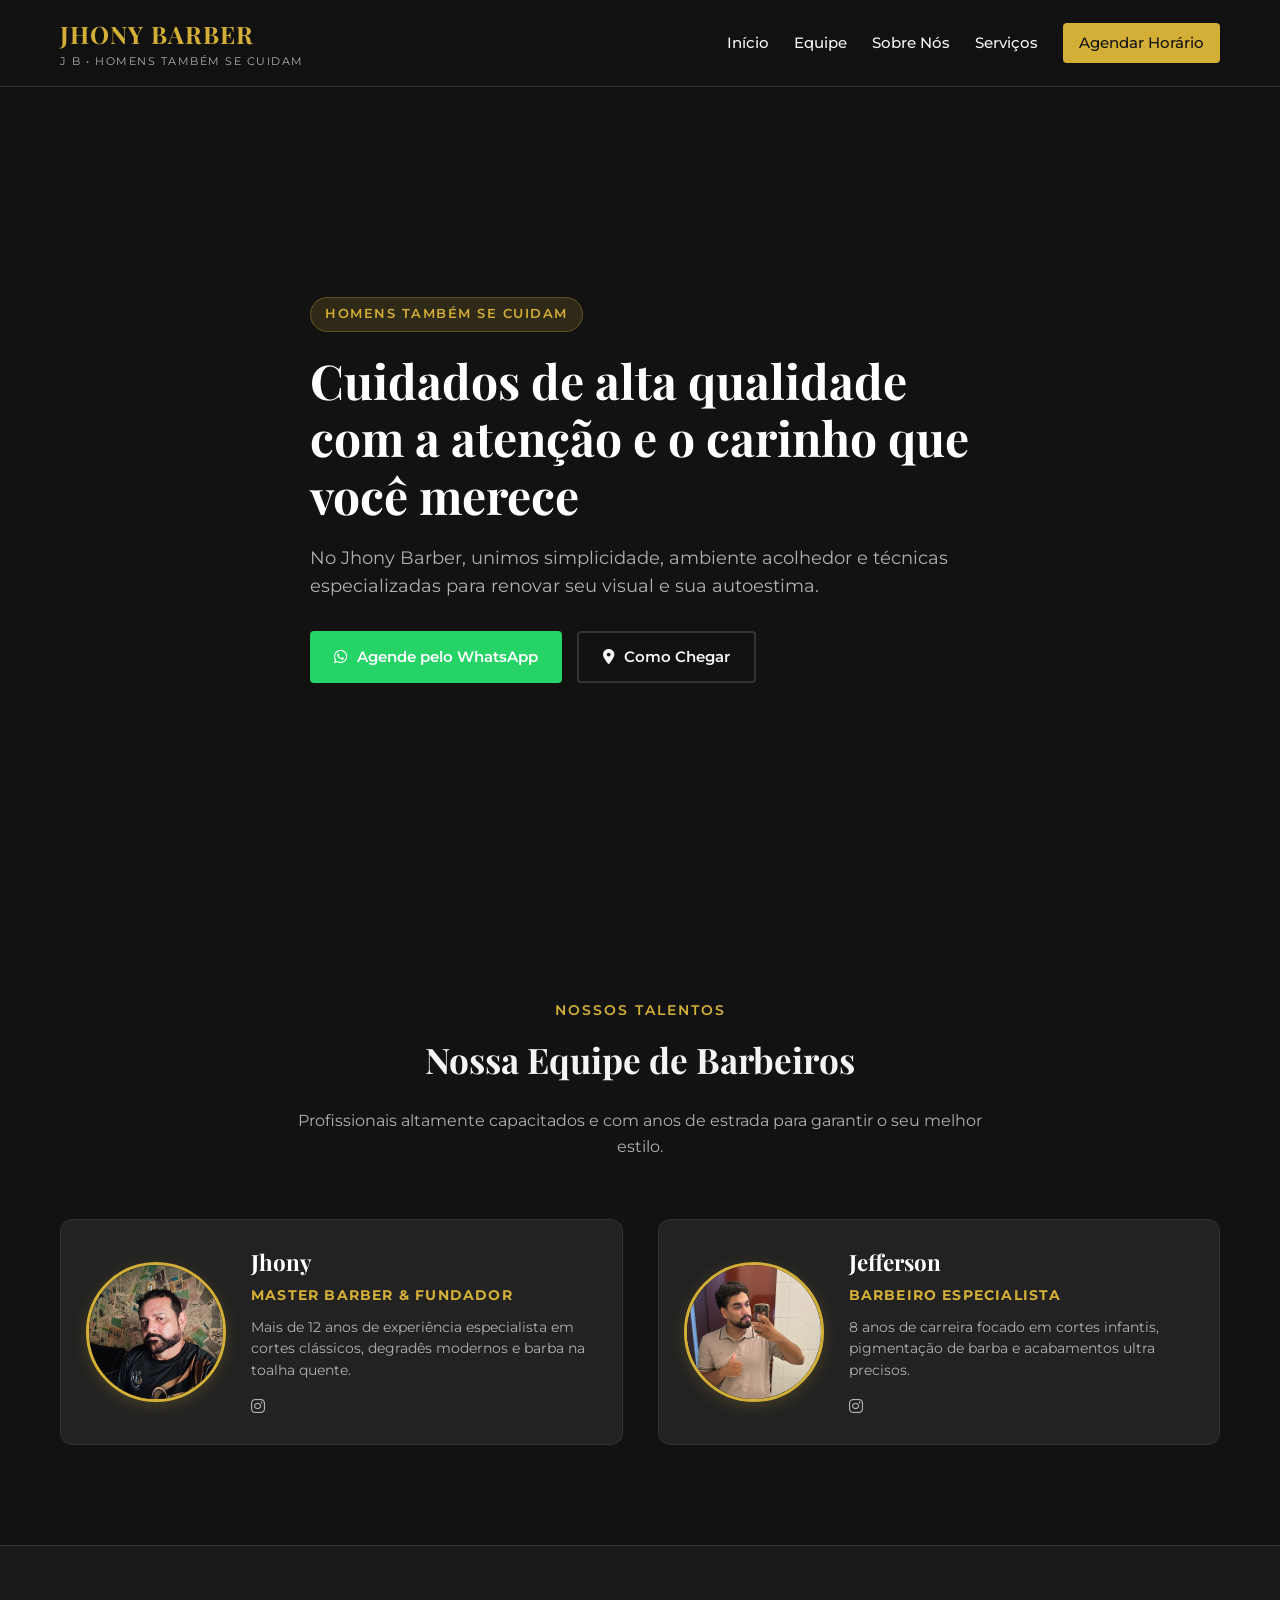
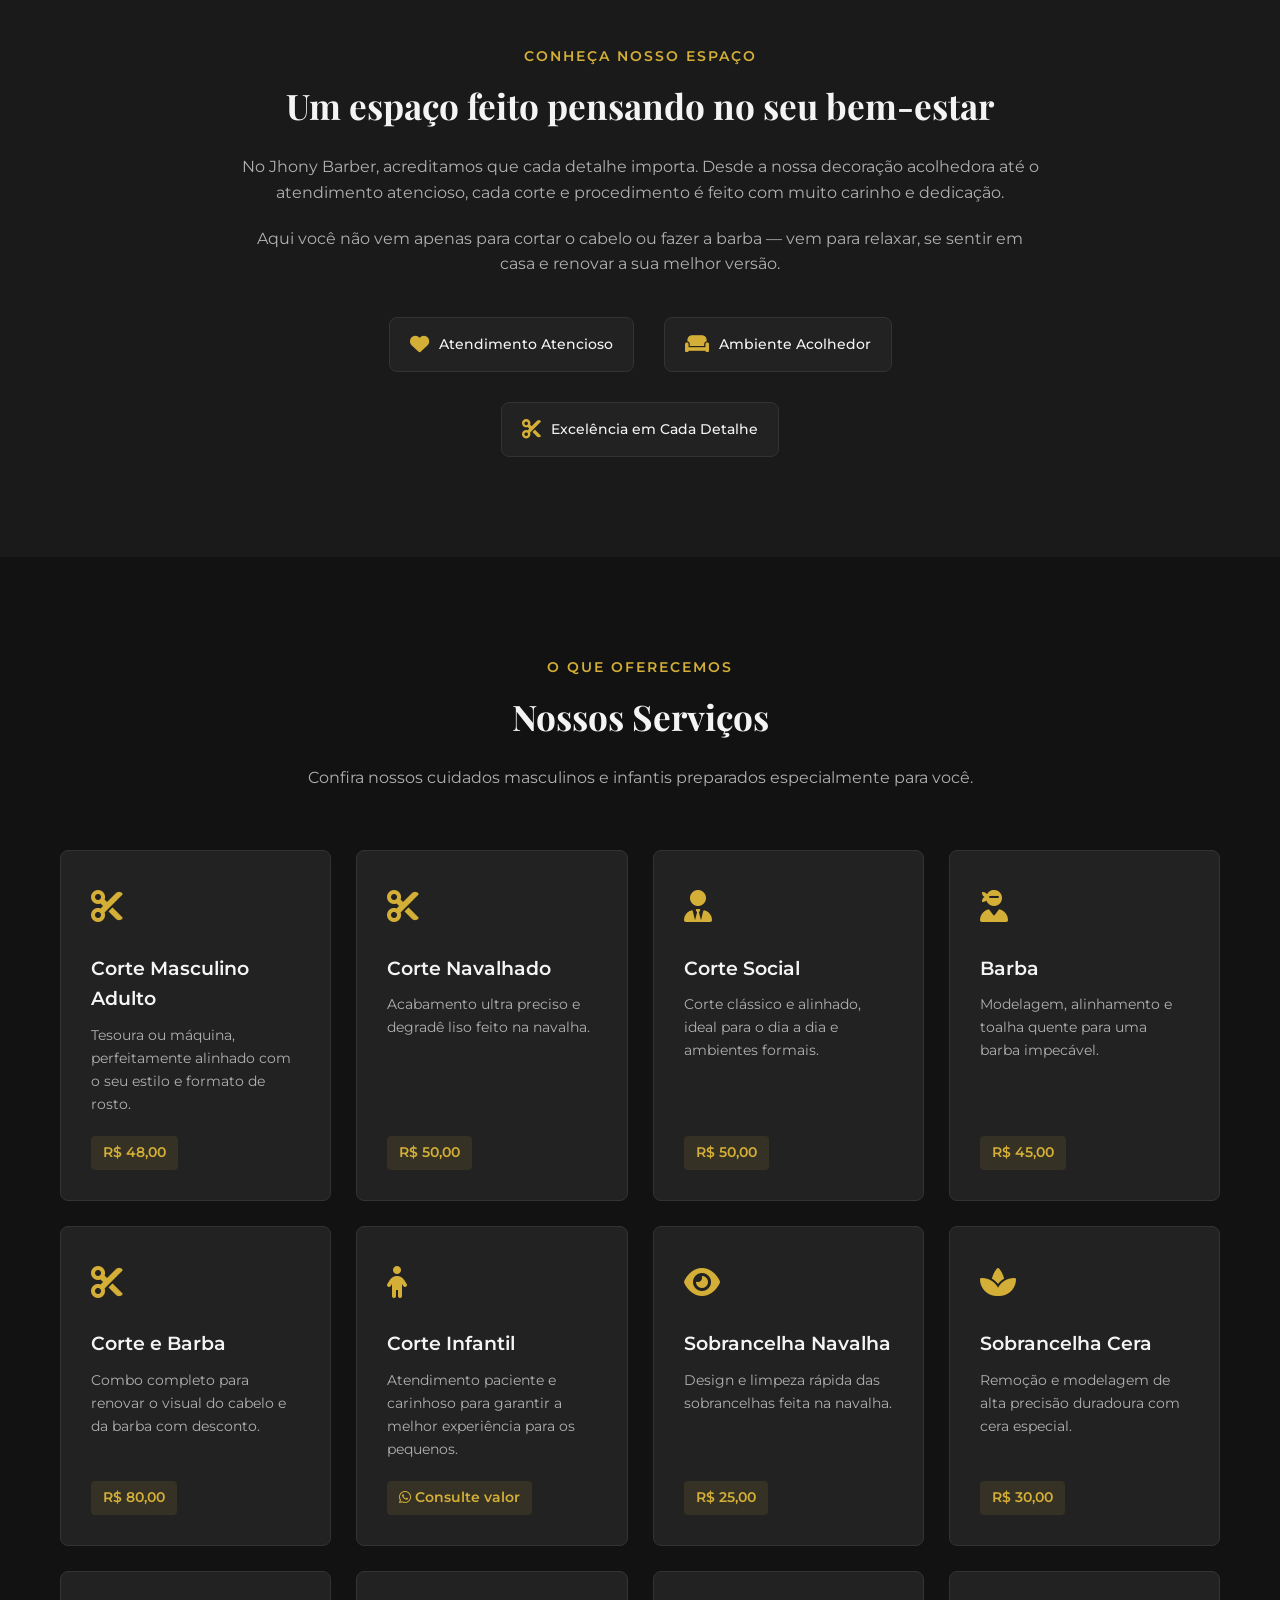
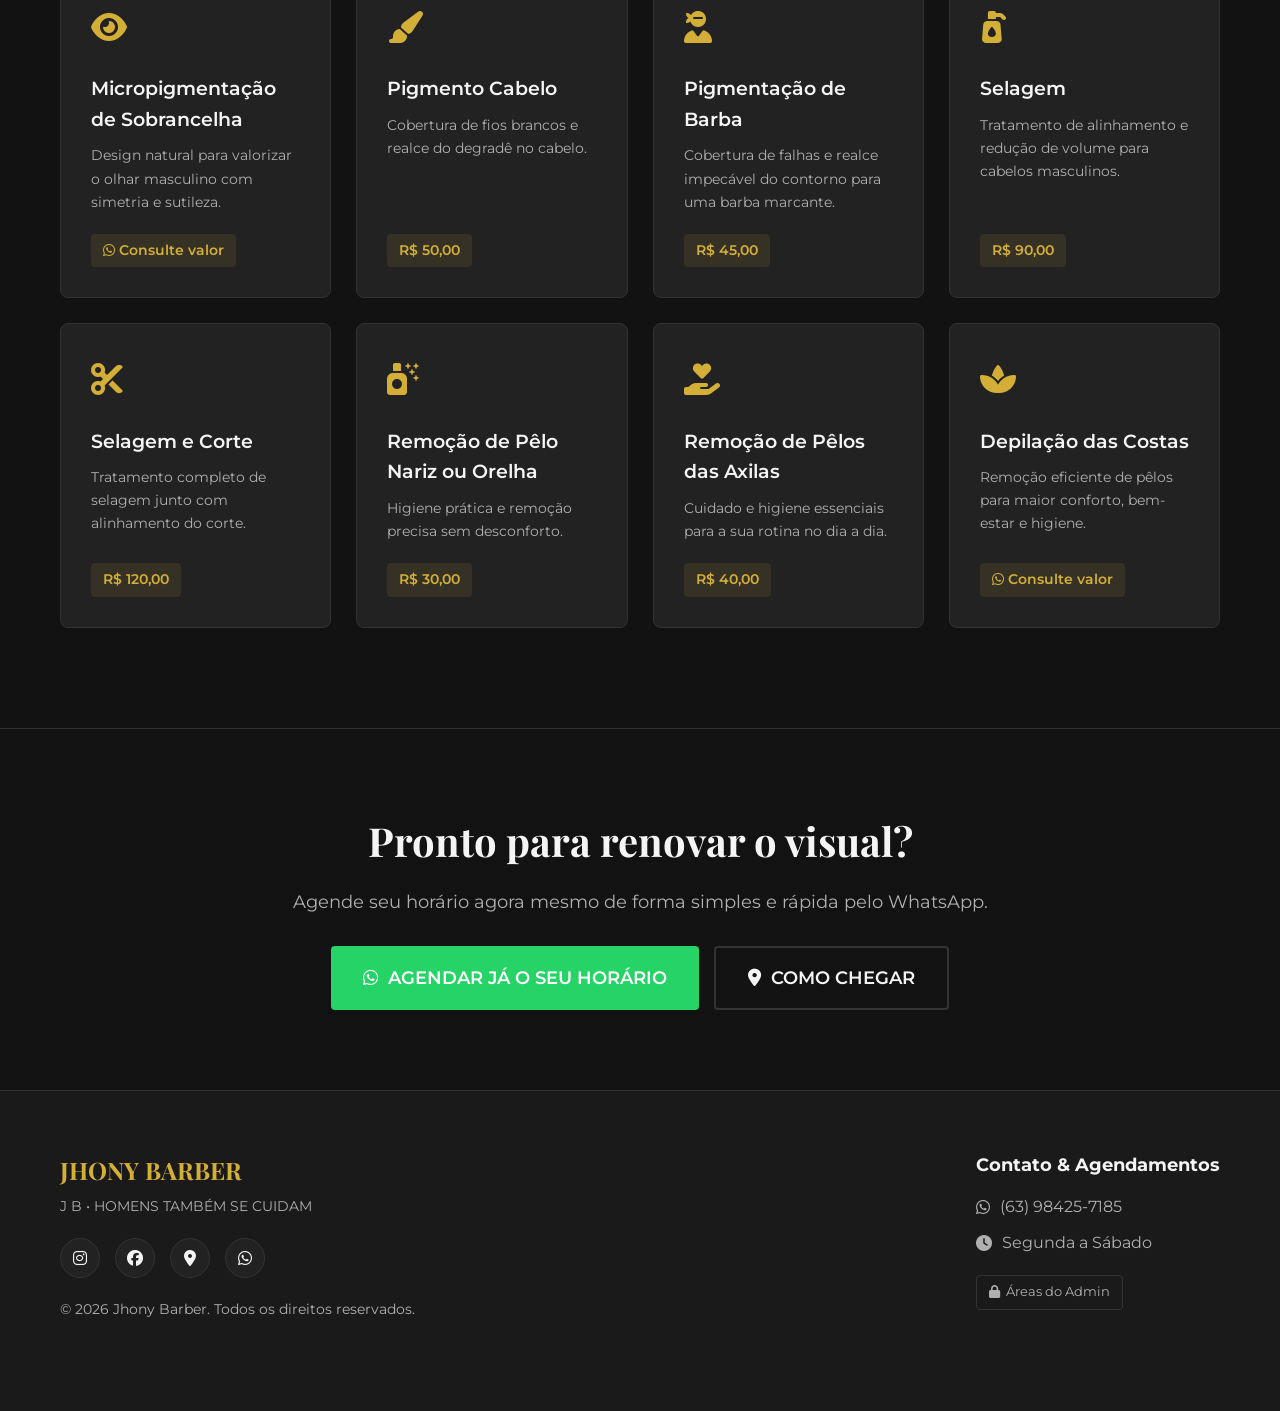
<file: index.html>
<!DOCTYPE html>
<html lang="pt-BR">
<head>
    <meta charset="UTF-8">
    <meta name="viewport" content="width=device-width, initial-scale=1.0">
    <title>Jhony Barber | Barbearia & Cuidado Masculino</title>
    <!-- Google Fonts -->
    <link rel="preconnect" href="https://fonts.googleapis.com">
    <link rel="preconnect" href="https://fonts.gstatic.com" crossorigin>
    <link href="https://fonts.googleapis.com/css2?family=Montserrat:wght@400;500;600;700&family=Playfair+Display:ital,wght@0,600;0,700;1,400&display=swap" rel="stylesheet">
    <!-- Font Awesome Icons -->
    <link rel="stylesheet" href="https://cdnjs.cloudflare.com/ajax/libs/font-awesome/6.4.0/css/all.min.css">
    <link rel="stylesheet" href="style.css">
</head>
<body>

    <!-- Header / Navbar -->
    <header class="header">
        <div class="container nav-container">
            <div class="logo">
                <span class="logo-title" id="display-logo-title">JHONY BARBER</span>
                <span class="logo-sub" id="display-logo-sub">J B • HOMENS TAMBÉM SE CUIDAM</span>
            </div>
            <button type="button" class="nav-toggle" id="nav-toggle" aria-label="Abrir menu" aria-expanded="false" aria-controls="nav-menu">
                <span></span><span></span><span></span>
            </button>
            <nav class="nav-menu" id="nav-menu">
                <a href="#inicio">Início</a>
                <a href="#equipe">Equipe</a>
                <a href="#sobre">Sobre Nós</a>
                <a href="#servicos">Serviços</a>
                <a href="#contato" class="btn-nav">Agendar Horário</a>
            </nav>
        </div>
    </header>

    <!-- Hero Section -->
    <section id="inicio" class="hero">
        <div class="overlay"></div>
        <div class="container hero-content">
            <span class="badge" id="display-hero-badge">HOMENS TAMBÉM SE CUIDAM</span>
            <h1 id="display-hero-title">Cuidados de alta qualidade com a atenção e o carinho que você merece</h1>
            <p id="display-hero-desc">No Jhony Barber, unimos simplicidade, ambiente acolhedor e técnicas especializadas para renovar seu visual e sua autoestima.</p>
            <div class="hero-btns">
                <a href="https://wa.me/5563984257185?text=Olá!%20Gostaria%20de%20agendar%20um%20horário%20na%20barbearia." target="_blank" class="btn btn-whatsapp" id="btn-hero-whatsapp">
                    <i class="fab fa-whatsapp"></i> <span id="display-hero-btn-wa">Agende pelo WhatsApp</span>
                </a>
                <a href="https://maps.google.com" id="btn-como-chegar-hero" target="_blank" class="btn btn-outline">
                    <i class="fas fa-location-dot"></i> <span id="display-hero-btn-maps">Como Chegar</span>
                </a>
            </div>
        </div>
    </section>

    <!-- Seção de Profissionais / Equipe -->
    <section id="equipe" class="team">
        <div class="container">
            <div class="section-title">
                <span class="section-subtitle" id="display-team-subtitle">NOSSOS TALENTOS</span>
                <h2 id="display-team-title">Nossa Equipe de Barbeiros</h2>
                <p id="display-team-desc">Profissionais altamente capacitados e com anos de estrada para garantir o seu melhor estilo.</p>
            </div>

            <div class="team-grid" id="team-grid-container">
                <!-- Preenchido dinamicamente via JS -->
            </div>
        </div>
    </section>

    <!-- Sobre Nós -->
    <section id="sobre" class="about">
        <div class="container about-grid">
            <div class="about-text">
                <span class="section-subtitle" id="display-about-subtitle">CONHEÇA NOSSO ESPAÇO</span>
                <h2 id="display-about-title">Um espaço feito pensando no seu bem-estar</h2>
                <p id="display-about-p1">No Jhony Barber, acreditamos que cada detalhe importa. Desde a nossa decoração acolhedora até o atendimento atencioso, cada corte e procedimento é feito com muito carinho e dedicação.</p>
                <p id="display-about-p2">Aqui você não vem apenas para cortar o cabelo ou fazer a barba — vem para relaxar, se sentir em casa e renovar a sua melhor versão.</p>
                <div class="features">
                    <div class="feature-item">
                        <i class="fas fa-heart"></i>
                        <span id="display-feat-1">Atendimento Atencioso</span>
                    </div>
                    <div class="feature-item">
                        <i class="fas fa-couch"></i>
                        <span id="display-feat-2">Ambiente Acolhedor</span>
                    </div>
                    <div class="feature-item">
                        <i class="fas fa-cut"></i>
                        <span id="display-feat-3">Excelência em Cada Detalhe</span>
                    </div>
                </div>
            </div>
        </div>
    </section>

    <!-- Serviços -->
    <section id="servicos" class="services">
        <div class="container">
            <div class="section-title">
                <span class="section-subtitle" id="display-services-subtitle">O QUE OFERECEMOS</span>
                <h2 id="display-services-title">Nossos Serviços</h2>
                <p id="display-services-desc">Confira nossos cuidados masculinos e infantis preparados especialmente para você.</p>
            </div>

            <div class="services-grid" id="services-grid-container">
                <!-- Preenchido dinamicamente via JavaScript -->
            </div>
        </div>
    </section>

    <!-- Chamada Agendamento (CTA) -->
    <section class="cta-banner">
        <div class="container cta-container">
            <h2 id="display-cta-title">Pronto para renovar o visual?</h2>
            <p id="display-cta-desc">Agende seu horário agora mesmo de forma simples e rápida pelo WhatsApp.</p>
            <div class="cta-btns">
                <a href="https://wa.me/5563984257185?text=Olá!%20Gostaria%20de%20agendar%20um%20horário%20na%20barbearia." target="_blank" class="btn btn-whatsapp btn-large" id="btn-cta-whatsapp">
                    <i class="fab fa-whatsapp"></i> <span id="display-cta-btn-wa">AGENDAR JÁ O SEU HORÁRIO</span>
                </a>
                <a href="https://maps.google.com" id="btn-como-chegar-cta" target="_blank" class="btn btn-outline btn-large">
                    <i class="fas fa-location-dot"></i> <span id="display-cta-btn-maps">COMO CHEGAR</span>
                </a>
            </div>
        </div>
    </section>

    <!-- Contato / Rodapé -->
    <footer id="contato" class="footer">
        <div class="container footer-grid">
            <div class="footer-brand">
                <h3 id="display-footer-title">JHONY BARBER</h3>
                <p id="display-footer-sub">Homens também se cuidam.</p>
                <div class="social-links">
                    <a href="https://instagram.com" id="link-instagram" target="_blank" title="Instagram"><i class="fab fa-instagram"></i></a>
                    <a href="https://facebook.com" id="link-facebook" target="_blank" title="Facebook"><i class="fab fa-facebook"></i></a>
                    <a href="https://maps.google.com" id="link-maps" target="_blank" title="Google Maps"><i class="fas fa-map-marker-alt"></i></a>
                    <a href="https://wa.me/5563984257185" id="link-whatsapp-footer" target="_blank" title="WhatsApp"><i class="fab fa-whatsapp"></i></a>
                </div>
                <p class="copyright">&copy; 2026 Jhony Barber. Todos os direitos reservados.</p>
            </div>
            <div class="footer-contact">
                <h4>Contato & Agendamentos</h4>
                <p><i class="fab fa-whatsapp"></i> <span id="display-footer-phone">(63) 98425-7185</span></p>
                <p><i class="fas fa-clock"></i> <span id="display-footer-hours">Segunda a Sábado</span></p>
                <p class="admin-trigger-container">
                    <a href="admin.html" id="btn-admin-page" title="Painel Admin"><i class="fas fa-lock"></i> Áreas do Admin</a>
                </p>
            </div>
        </div>
    </footer>

    <script src="dados.js"></script>
    <script src="script.js"></script>
</body>
</html>
</file>
<file: style.css>
/* Variáveis e Configurações Globais */
:root {
    --bg-primary: #121212;
    --bg-secondary: #1a1a1a;
    --bg-card: #222222;
    --accent: #d4af37;
    --accent-hover: #b8972b;
    --text-main: #f4f4f4;
    --text-muted: #b0b0b0;
    --whatsapp: #25d366;
    --whatsapp-hover: #1ebe5d;
    --border-color: #333333;
    --font-heading: 'Playfair Display', serif;
    --font-body: 'Montserrat', sans-serif;
}

* {
    margin: 0;
    padding: 0;
    box-sizing: border-box;
}

html {
    scroll-behavior: smooth;
    scroll-padding-top: 80px; /* o menu fixo não cobre os títulos ao clicar nos links */
}

body {
    font-family: var(--font-body);
    background-color: var(--bg-primary);
    color: var(--text-main);
    line-height: 1.6;
}

.container {
    width: 100%;
    max-width: 1200px;
    margin: 0 auto;
    padding: 0 20px;
}

/* Botões Globais */
.btn {
    display: inline-flex;
    align-items: center;
    justify-content: center;
    gap: 10px;
    padding: 12px 24px;
    font-family: var(--font-body);
    font-weight: 600;
    font-size: 0.95rem;
    border-radius: 4px;
    text-decoration: none;
    cursor: pointer;
    transition: all 0.3s ease;
    border: none;
}

.btn-whatsapp {
    background-color: var(--whatsapp);
    color: #ffffff;
}

.btn-whatsapp:hover {
    background-color: var(--whatsapp-hover);
    transform: translateY(-2px);
}

.btn-outline {
    background-color: transparent;
    color: var(--text-main);
    border: 2px solid var(--border-color);
}

.btn-outline:hover {
    border-color: var(--accent);
    color: var(--accent);
    transform: translateY(-2px);
}

.btn-large {
    padding: 16px 32px;
    font-size: 1.1rem;
}

/* Header / Navbar */
.header {
    position: fixed;
    top: 0;
    left: 0;
    width: 100%;
    background-color: rgba(18, 18, 18, 0.95);
    backdrop-filter: blur(10px);
    border-bottom: 1px solid var(--border-color);
    z-index: 1000;
    padding: 15px 0;
}

.nav-container {
    display: flex;
    justify-content: space-between;
    align-items: center;
}

.logo {
    display: flex;
    flex-direction: column;
}

.logo-title {
    font-family: var(--font-heading);
    font-size: 1.5rem;
    font-weight: 700;
    color: var(--accent);
    letter-spacing: 1px;
}

.logo-sub {
    font-size: 0.7rem;
    color: var(--text-muted);
    letter-spacing: 1.5px;
}

.nav-menu {
    display: flex;
    align-items: center;
    gap: 25px;
}

.nav-menu a {
    color: var(--text-main);
    text-decoration: none;
    font-weight: 500;
    font-size: 0.95rem;
    transition: color 0.3s;
}

.nav-menu a:hover {
    color: var(--accent);
}

.btn-nav {
    background-color: var(--accent);
    color: #121212 !important;
    padding: 8px 16px;
    border-radius: 4px;
    font-weight: 600;
}

.btn-nav:hover {
    background-color: var(--accent-hover);
    color: #121212 !important;
}

/* Botão do menu (☰) — aparece apenas em telas pequenas */
.nav-toggle {
    display: none;
    flex-direction: column;
    align-items: center;
    justify-content: center;
    gap: 5px;
    width: 44px;
    height: 44px;
    padding: 0;
    flex-shrink: 0;
    background: transparent;
    border: 1px solid var(--border-color);
    border-radius: 6px;
    color: var(--accent);
    cursor: pointer;
}

.nav-toggle span {
    display: block;
    width: 22px;
    height: 2px;
    background: currentColor;
    border-radius: 2px;
    transition: transform 0.3s, opacity 0.3s;
}

.nav-toggle[aria-expanded="true"] span:nth-child(1) { transform: translateY(7px) rotate(45deg); }
.nav-toggle[aria-expanded="true"] span:nth-child(2) { opacity: 0; }
.nav-toggle[aria-expanded="true"] span:nth-child(3) { transform: translateY(-7px) rotate(-45deg); }

/* Telas médias: aperta um pouco o espaçamento para tudo caber em uma linha */
@media (max-width: 1100px) {
    .nav-menu { gap: 18px; }
    .nav-menu a { font-size: 0.9rem; }
    .logo-title { font-size: 1.35rem; }
}

/* Tablet e celular: menu vira botão ☰ com painel suspenso */
@media (max-width: 900px) {
    .header { padding: 10px 0; }
    .nav-container { gap: 12px; }
    .logo { min-width: 0; }
    .nav-toggle { display: flex; }

    .nav-menu {
        display: none;
        position: absolute;
        top: 100%;
        left: 0;
        right: 0;
        flex-direction: column;
        align-items: stretch;
        gap: 0;
        padding: 6px 20px 18px;
        background-color: #121212; /* opaco: o texto da página não aparece por trás */
        border-bottom: 1px solid var(--border-color);
        box-shadow: 0 12px 24px rgba(0, 0, 0, 0.5);
        max-height: calc(100vh - 70px);
        overflow-y: auto;
    }

    .nav-menu.open { display: flex; }

    .nav-menu a {
        padding: 14px 4px;
        font-size: 1rem;
        border-bottom: 1px solid var(--border-color);
    }

    .nav-menu a.btn-nav {
        margin-top: 16px;
        padding: 14px 16px;
        text-align: center;
        border-bottom: none;
    }
}

@media (max-width: 480px) {
    .logo-title { font-size: 1.2rem; letter-spacing: 0.5px; }
    .logo-sub { font-size: 0.58rem; letter-spacing: 0.8px; }
}

/* Hero Section */
.hero {
    position: relative;
    height: 100vh;
    background: url('https://images.unsplash.com/photo-1503951914875-452162b0f3f1?auto=format&fit=crop&w=1920&q=80') no-repeat center center/cover;
    display: flex;
    align-items: center;
    text-align: left;
    padding-top: 80px;
}

.hero .overlay {
    position: absolute;
    top: 0;
    left: 0;
    width: 100%;
    height: 100%;
    background: linear-gradient(135deg, rgba(18,18,18,0.95) 0%, rgba(18,18,18,0.7) 100%);
}

.hero-content {
    position: relative;
    z-index: 1;
    max-width: 700px;
}

.badge {
    display: inline-block;
    background-color: rgba(212, 175, 55, 0.15);
    color: var(--accent);
    padding: 6px 14px;
    border-radius: 20px;
    font-size: 0.8rem;
    font-weight: 600;
    letter-spacing: 1.5px;
    margin-bottom: 20px;
    border: 1px solid rgba(212, 175, 55, 0.3);
}

.hero h1 {
    font-family: var(--font-heading);
    font-size: 3rem;
    font-weight: 700;
    line-height: 1.2;
    margin-bottom: 20px;
    color: #ffffff;
}

.hero p {
    font-size: 1.1rem;
    color: var(--text-muted);
    margin-bottom: 30px;
}

.hero-btns {
    display: flex;
    gap: 15px;
    flex-wrap: wrap;
}

/* Seção da Equipe / Profissionais (Layout 2 em 2 colunas estilo modelo enviado) */
.team {
    padding: 100px 0;
    background-color: var(--bg-primary);
    border-bottom: 1px solid var(--border-color);
}

.team-grid {
    display: grid;
    grid-template-columns: repeat(2, 1fr);
    gap: 35px;
    margin-top: 20px;
}

@media (max-width: 768px) {
    .team-grid {
        grid-template-columns: 1fr;
    }
}

.team-card {
    background-color: var(--bg-card);
    border: 1px solid var(--border-color);
    border-radius: 12px;
    padding: 25px;
    display: flex;
    align-items: center;
    gap: 25px;
    transition: transform 0.3s ease, border-color 0.3s ease;
}

.team-card:hover {
    transform: translateY(-5px);
    border-color: var(--accent);
}

.team-avatar-box {
    width: 140px;
    height: 140px;
    flex-shrink: 0;
    border-radius: 50%;
    overflow: hidden;
    border: 3px solid var(--accent);
    box-shadow: 0 4px 15px rgba(212, 175, 55, 0.2);
    background-color: var(--bg-secondary);
}

.team-avatar-box img {
    width: 100%;
    height: 100%;
    object-fit: cover;
}

.team-info {
    display: flex;
    flex-direction: column;
}

.team-name {
    font-family: var(--font-heading);
    font-size: 1.4rem;
    font-weight: 700;
    color: #ffffff;
    margin-bottom: 4px;
}

.team-role {
    font-size: 0.85rem;
    font-weight: 700;
    color: var(--accent);
    text-transform: uppercase;
    letter-spacing: 1.2px;
    margin-bottom: 10px;
}

.team-exp {
    font-size: 0.9rem;
    color: var(--text-muted);
    line-height: 1.5;
    margin-bottom: 12px;
}

.team-socials {
    display: flex;
    gap: 12px;
}

.team-socials a {
    color: var(--text-muted);
    font-size: 1rem;
    transition: color 0.3s;
}

.team-socials a:hover {
    color: var(--accent);
}

/* Sobre Nós */
.about {
    padding: 100px 0;
    background-color: var(--bg-secondary);
}

.about-text {
    max-width: 800px;
    margin: 0 auto;
    text-align: center;
}

.section-subtitle {
    display: block;
    color: var(--accent);
    font-size: 0.85rem;
    font-weight: 600;
    letter-spacing: 2px;
    margin-bottom: 10px;
}

.about h2, .section-title h2 {
    font-family: var(--font-heading);
    font-size: 2.2rem;
    margin-bottom: 20px;
}

.about p {
    color: var(--text-muted);
    margin-bottom: 20px;
}

.features {
    display: flex;
    justify-content: center;
    gap: 30px;
    margin-top: 40px;
    flex-wrap: wrap;
}

.feature-item {
    display: flex;
    align-items: center;
    gap: 10px;
    background-color: var(--bg-card);
    padding: 15px 20px;
    border-radius: 8px;
    border: 1px solid var(--border-color);
}

.feature-item i {
    color: var(--accent);
    font-size: 1.2rem;
}

.feature-item span {
    font-weight: 500;
    font-size: 0.9rem;
}

/* Serviços */
.services {
    padding: 100px 0;
}

.section-title {
    text-align: center;
    max-width: 700px;
    margin: 0 auto 60px;
}

.section-title p {
    color: var(--text-muted);
}

.services-grid {
    display: grid;
    grid-template-columns: repeat(auto-fit, minmax(260px, 1fr));
    gap: 25px;
}

.service-card {
    background-color: var(--bg-card);
    border: 1px solid var(--border-color);
    border-radius: 8px;
    padding: 30px;
    transition: transform 0.3s, border-color 0.3s;
    display: flex;
    flex-direction: column;
}

.service-card:hover {
    transform: translateY(-5px);
    border-color: var(--accent);
}

.service-icon {
    font-size: 2rem;
    color: var(--accent);
    margin-bottom: 20px;
}

.service-card h3 {
    font-size: 1.2rem;
    margin-bottom: 10px;
    font-weight: 600;
}

.service-card p {
    color: var(--text-muted);
    font-size: 0.9rem;
    margin-bottom: 20px;
    flex-grow: 1;
}

.price-tag {
    display: inline-block;
    background-color: rgba(212, 175, 55, 0.1);
    color: var(--accent);
    padding: 6px 12px;
    border-radius: 4px;
    font-size: 0.85rem;
    font-weight: 600;
    align-self: flex-start;
    text-decoration: none;
    transition: all 0.3s ease;
}

.price-tag-link {
    cursor: pointer;
}

.price-tag-link:hover {
    background-color: var(--accent);
    color: #121212;
}

/* CTA Banner */
.cta-banner {
    background: linear-gradient(rgba(18,18,18,0.85), rgba(18,18,18,0.85)), url('https://images.unsplash.com/photo-1517832606293-7ae2fcff00aa?auto=format&fit=crop&w=1920&q=80') center/cover;
    padding: 80px 0;
    text-align: center;
    border-top: 1px solid var(--border-color);
    border-bottom: 1px solid var(--border-color);
}

.cta-container h2 {
    font-family: var(--font-heading);
    font-size: 2.5rem;
    margin-bottom: 15px;
}

.cta-container p {
    color: var(--text-muted);
    margin-bottom: 30px;
    font-size: 1.1rem;
}

.cta-btns {
    display: flex;
    justify-content: center;
    gap: 15px;
    flex-wrap: wrap;
}

/* Footer */
.footer {
    background-color: var(--bg-secondary);
    padding: 60px 0 30px;
}

.footer-grid {
    display: flex;
    justify-content: space-between;
    align-items: flex-start;
    flex-wrap: wrap;
    gap: 40px;
    margin-bottom: 40px;
}

.footer-brand h3 {
    font-family: var(--font-heading);
    color: var(--accent);
    font-size: 1.5rem;
    margin-bottom: 5px;
}

.footer-brand p {
    color: var(--text-muted);
    font-size: 0.9rem;
    margin-bottom: 20px;
}

.social-links {
    display: flex;
    gap: 15px;
    margin-bottom: 20px;
}

.social-links a {
    display: inline-flex;
    align-items: center;
    justify-content: center;
    width: 40px;
    height: 40px;
    background-color: var(--bg-card);
    color: var(--text-main);
    border-radius: 50%;
    border: 1px solid var(--border-color);
    transition: all 0.3s;
    text-decoration: none;
}

.social-links a:hover {
    background-color: var(--accent);
    color: #121212;
    border-color: var(--accent);
}

.copyright {
    font-size: 0.8rem;
    color: var(--text-muted);
}

.footer-contact h4 {
    margin-bottom: 15px;
    font-size: 1.1rem;
}

.footer-contact p {
    color: var(--text-muted);
    margin-bottom: 10px;
    display: flex;
    align-items: center;
    gap: 10px;
}

.admin-trigger-container {
    margin-top: 20px;
}

#btn-admin-page {
    background: transparent;
    border: 1px solid var(--border-color);
    color: var(--text-muted);
    padding: 6px 12px;
    border-radius: 4px;
    text-decoration: none;
    font-size: 0.8rem;
    transition: all 0.3s;
    display: inline-flex;
    align-items: center;
    gap: 6px;
}

#btn-admin-page:hover {
    color: var(--accent);
    border-color: var(--accent);
}

/* Celulares muito pequenos (ex.: 320px): cartão da equipe em coluna para não estourar a tela */
@media (max-width: 350px) {
    .team-card {
        flex-direction: column;
        text-align: center;
        padding: 20px;
    }
    .team-socials { justify-content: center; }
}
</file>
